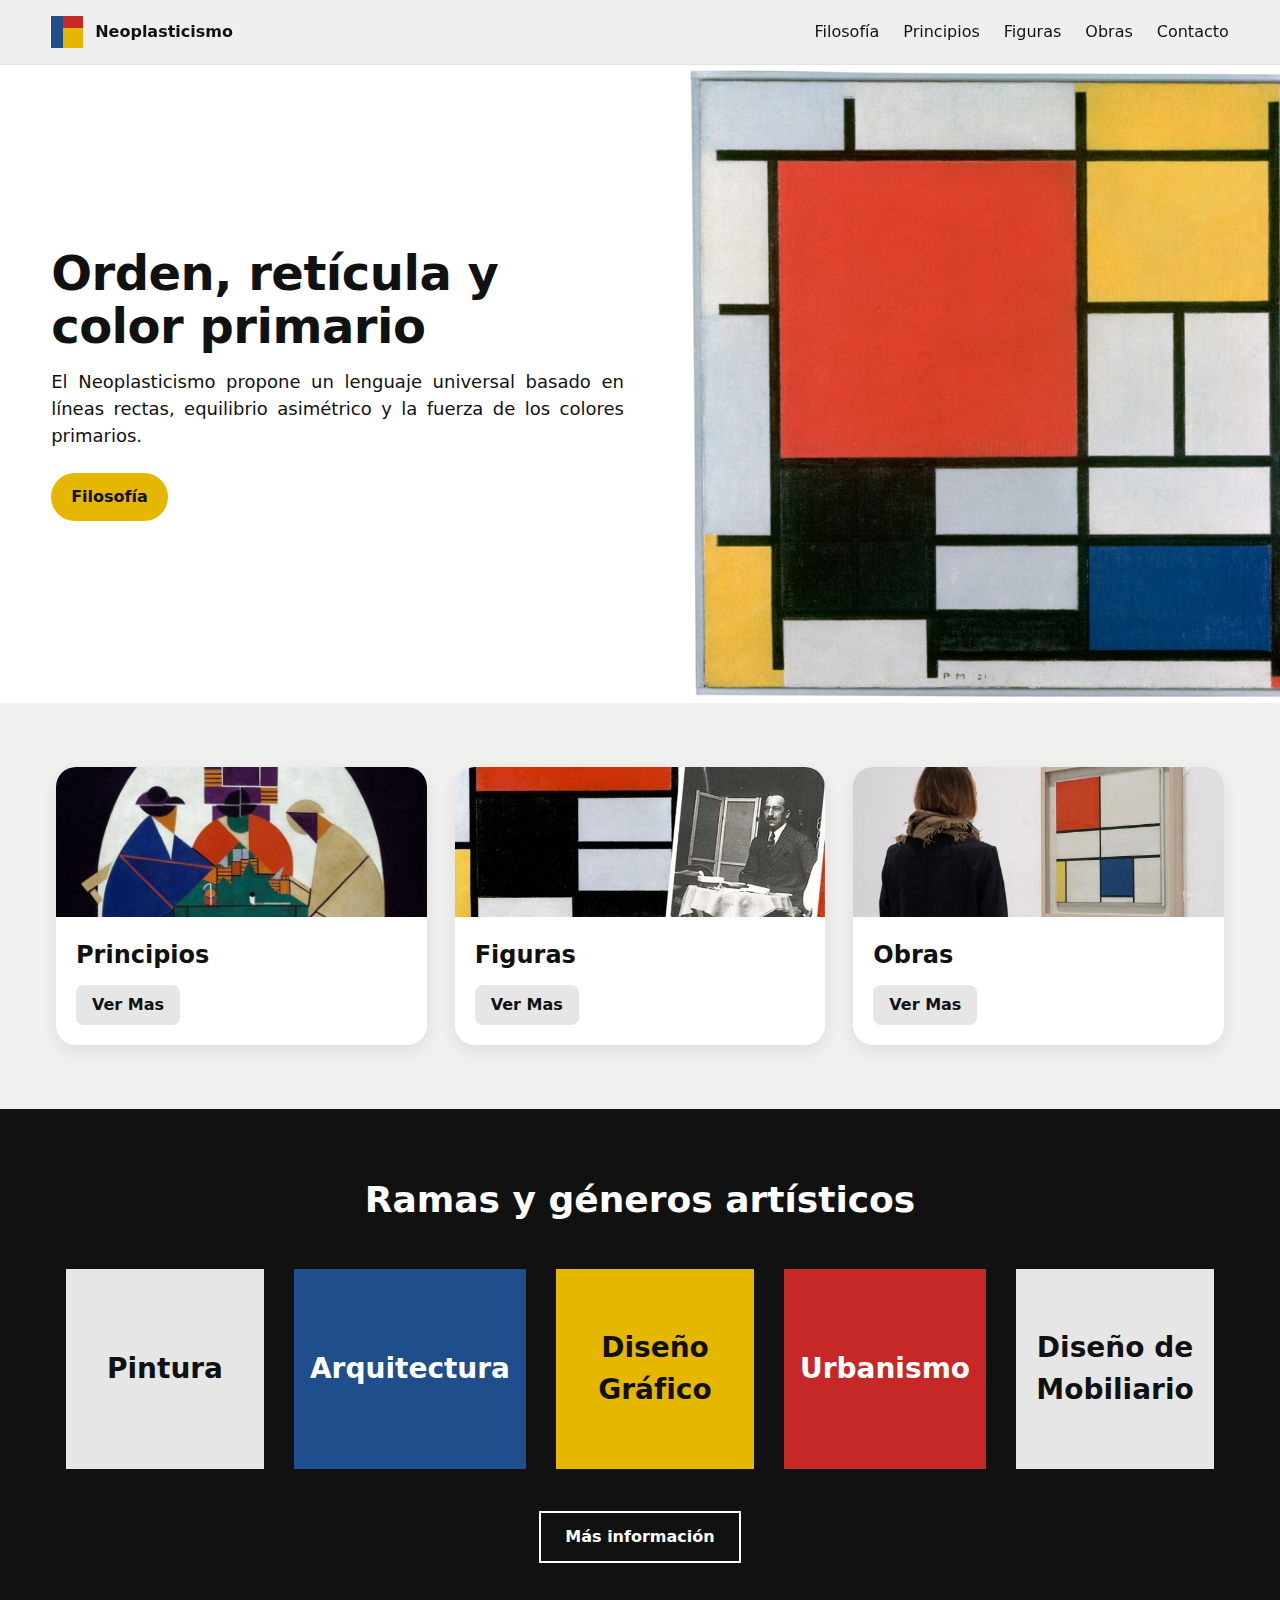
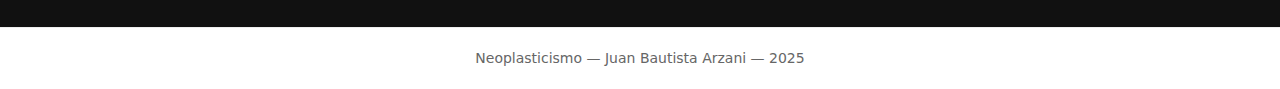
<file: index.html>
<!doctype html>
<html lang="es">
<head>
  <meta charset="UTF-8">
  <meta name="viewport" content="width=device-width, initial-scale=1.0">
  <title>Neoplasticismo — Orden, retícula y color primario</title>
  <meta name="description" content="El Neoplasticismo propone un lenguaje universal basado en líneas rectas, equilibrio asimétrico y la fuerza de los colores primarios.">
  <link rel="stylesheet" href="style.css">
  <script src="script.js" defer></script>
</head>
<body>

  <header class="site-header">
    <div class="container">
      <a href="index.html" class="brand">
        <span class="logo-simbolo" aria-hidden="true"></span>
        <strong>Neoplasticismo</strong>
      </a>
      <button class="nav-toggle" aria-controls="primary-navigation" aria-expanded="false">
        <span class="visually-hidden">Menú</span>
        <div class="bar"></div>
        <div class="bar"></div>
        <div class="bar"></div>
      </button>
      <nav class="nav" id="primary-navigation">
        <ul class="nav__list">
          <li class="nav__item"><a href="filosofia.html" class="nav__link">Filosofía</a></li>
          <li class="nav__item"><a href="principios.html" class="nav__link">Principios</a></li>
          <li class="nav__item"><a href="figuras.html" class="nav__link">Figuras</a></li>
          <li class="nav__item"><a href="obras.html" class="nav__link">Obras</a></li>
          <li class="nav__item"><a href="contacto.html" class="nav__link">Contacto</a></li>
        </ul>
      </nav>
    </div>
  </header>

  <main>
    <!-- Hero -->
    <section id="home" class="hero">
      <div class="hero__content-wrapper">
        <div class="hero__text">
          <h1 class="hero__title">Orden, retícula y color primario</h1>
          <p class="hero__lead">El Neoplasticismo propone un lenguaje universal basado en líneas rectas, equilibrio asimétrico y la fuerza de los colores primarios.</p>
          <a href="filosofia.html" class="btn-primario hero__cta">Filosofía</a>
        </div>
      </div>
      <img src="img/home-hero.jpg" alt="Composición abstracta neoplástica" class="hero__image">
    </section>

    <!-- Tarjetas de acceso (Principios y Figuras) -->
    <section id="principios" class="accesos">
      <div class="container">
        <h2 class="visually-hidden">Accesos Principales</h2>
        <div class="accesos__grid">
          <a href="principios.html" class="card">
            <img src="img/card-principios.jpg" alt="Ilustración abstracta sobre los principios del neoplasticismo" class="card__image">
            <div class="card__body">
              <h3 class="card__title">Principios</h3>
              <span class="btn-secundario">Ver Mas</span>
            </div>
          </a>
          <a href="figuras.html" class="card">
            <img src="img/card-figuras.jpg" alt="Retrato estilizado de una figura clave del movimiento" class="card__image">
            <div class="card__body">
              <h3 class="card__title">Figuras</h3>
              <span class="btn-secundario">Ver Mas</span>
            </div>
          </a>
          <a href="obras.html" class="card">
            <img src="img/card-obras.jpg" alt="Collage de obras neoplásticas" class="card__image">
            <div class="card__body">
              <h3 class="card__title">Obras</h3>
              <span class="btn-secundario">Ver Mas</span>
            </div>
          </a>
        </div>
      </div>
    </section>

    <!-- Ramas y géneros artísticos -->
    <section id="ramas" class="ramas">
      <div class="container">
        <h2 class="ramas__title">Ramas y géneros artísticos</h2>
        <div class="ramas-grid">
          <div class="rama rama--pintura">Pintura</div>
          <div class="rama rama--arquitectura">Arquitectura</div>
          <div class="rama rama--grafico">Diseño Gráfico</div>
          <div class="rama rama--urbanismo">Urbanismo</div>
          <div class="rama rama--mobiliario">Diseño de Mobiliario</div>
        </div>
        <div class="ramas__cta">
          <a href="ramas.html" class="btn-ghost">Más información</a>
        </div>
      </div>
    </section>
  </main>

  <footer class="site-footer">
    <div class="container">
      <p>Neoplasticismo — Juan Bautista Arzani — 2025</p>
    </div>
  </footer>

</body>
</html>
</file>
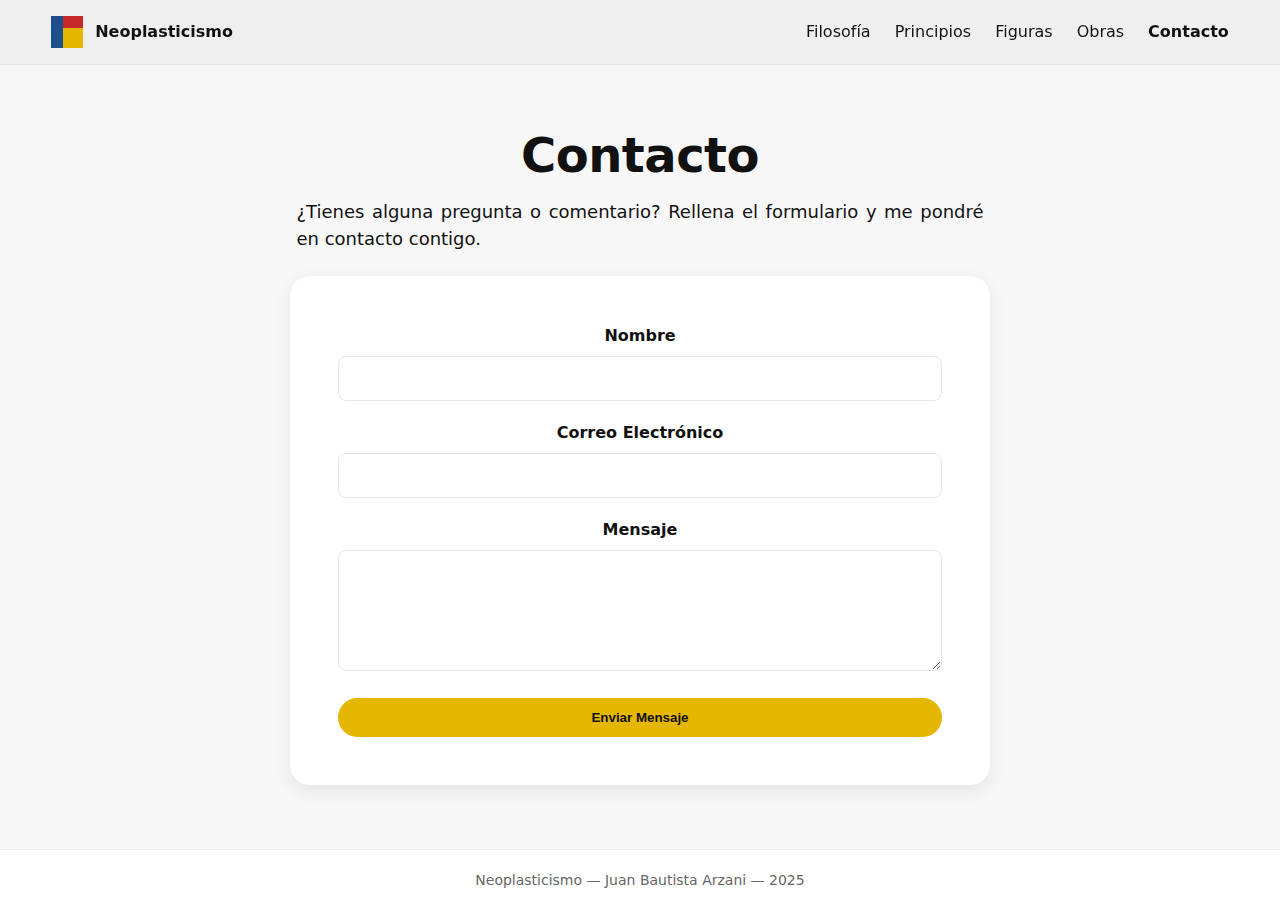
<file: contacto.html>
<!doctype html>
<html lang="es">
<head>
  <meta charset="UTF-8">
  <meta name="viewport" content="width=device-width, initial-scale=1.0">
  <title>Contacto — Neoplasticismo</title>
  <meta name="description" content="Ponte en contacto para más información sobre el Neoplasticismo.">
  <link rel="stylesheet" href="style.css">
  <script src="script.js" defer></script>
</head>
<body>

  <header class="site-header">
    <div class="container">
      <a href="index.html" class="brand">
        <span class="logo-simbolo" aria-hidden="true"></span>
        <strong>Neoplasticismo</strong>
      </a>
      <button class="nav-toggle" aria-controls="primary-navigation" aria-expanded="false">
        <span class="visually-hidden">Menú</span>
        <div class="bar"></div>
        <div class="bar"></div>
        <div class="bar"></div>
      </button>
      <nav class="nav" id="primary-navigation">
        <ul class="nav__list">
          <li class="nav__item"><a href="filosofia.html" class="nav__link">Filosofía</a></li>
          <li class="nav__item"><a href="principios.html" class="nav__link">Principios</a></li>
          <li class="nav__item"><a href="figuras.html" class="nav__link">Figuras</a></li>
          <li class="nav__item"><a href="obras.html" class="nav__link">Obras</a></li>
          <li class="nav__item"><a href="contacto.html" class="nav__link" aria-current="page">Contacto</a></li>
        </ul>
      </nav>
    </div>
  </header>

  <main>
    <section class="container contact-page">
      <div class="container">
        <h1 class="hero__title">Contacto</h1>
        <p class="hero__lead">¿Tienes alguna pregunta o comentario? Rellena el formulario y me pondré en contacto contigo.</p>
        <div class="contact-form-wrapper">
          <form class="contact-form" action="procesar_contacto.php" method="POST">
            <div class="form-group">
              <label for="name" class="form-label">Nombre</label>
              <input type="text" id="name" name="name" class="form-control" required>
            </div>
            <div class="form-group">
              <label for="email" class="form-label">Correo Electrónico</label>
              <input type="email" id="email" name="email" class="form-control" required>
            </div>
            <div class="form-group">
              <label for="message" class="form-label">Mensaje</label>
              <textarea id="message" name="message" rows="5" class="form-control" required></textarea>
            </div>
            <button type="submit" class="btn-primario" style="width: 100%;">Enviar Mensaje</button>
          </form>
        </div>
      </div>
    </section>
  </main>

  <footer class="site-footer">
    <div class="container">
      <p>Neoplasticismo — Juan Bautista Arzani — 2025</p>
    </div>
  </footer>

</body>
</html>
</file>
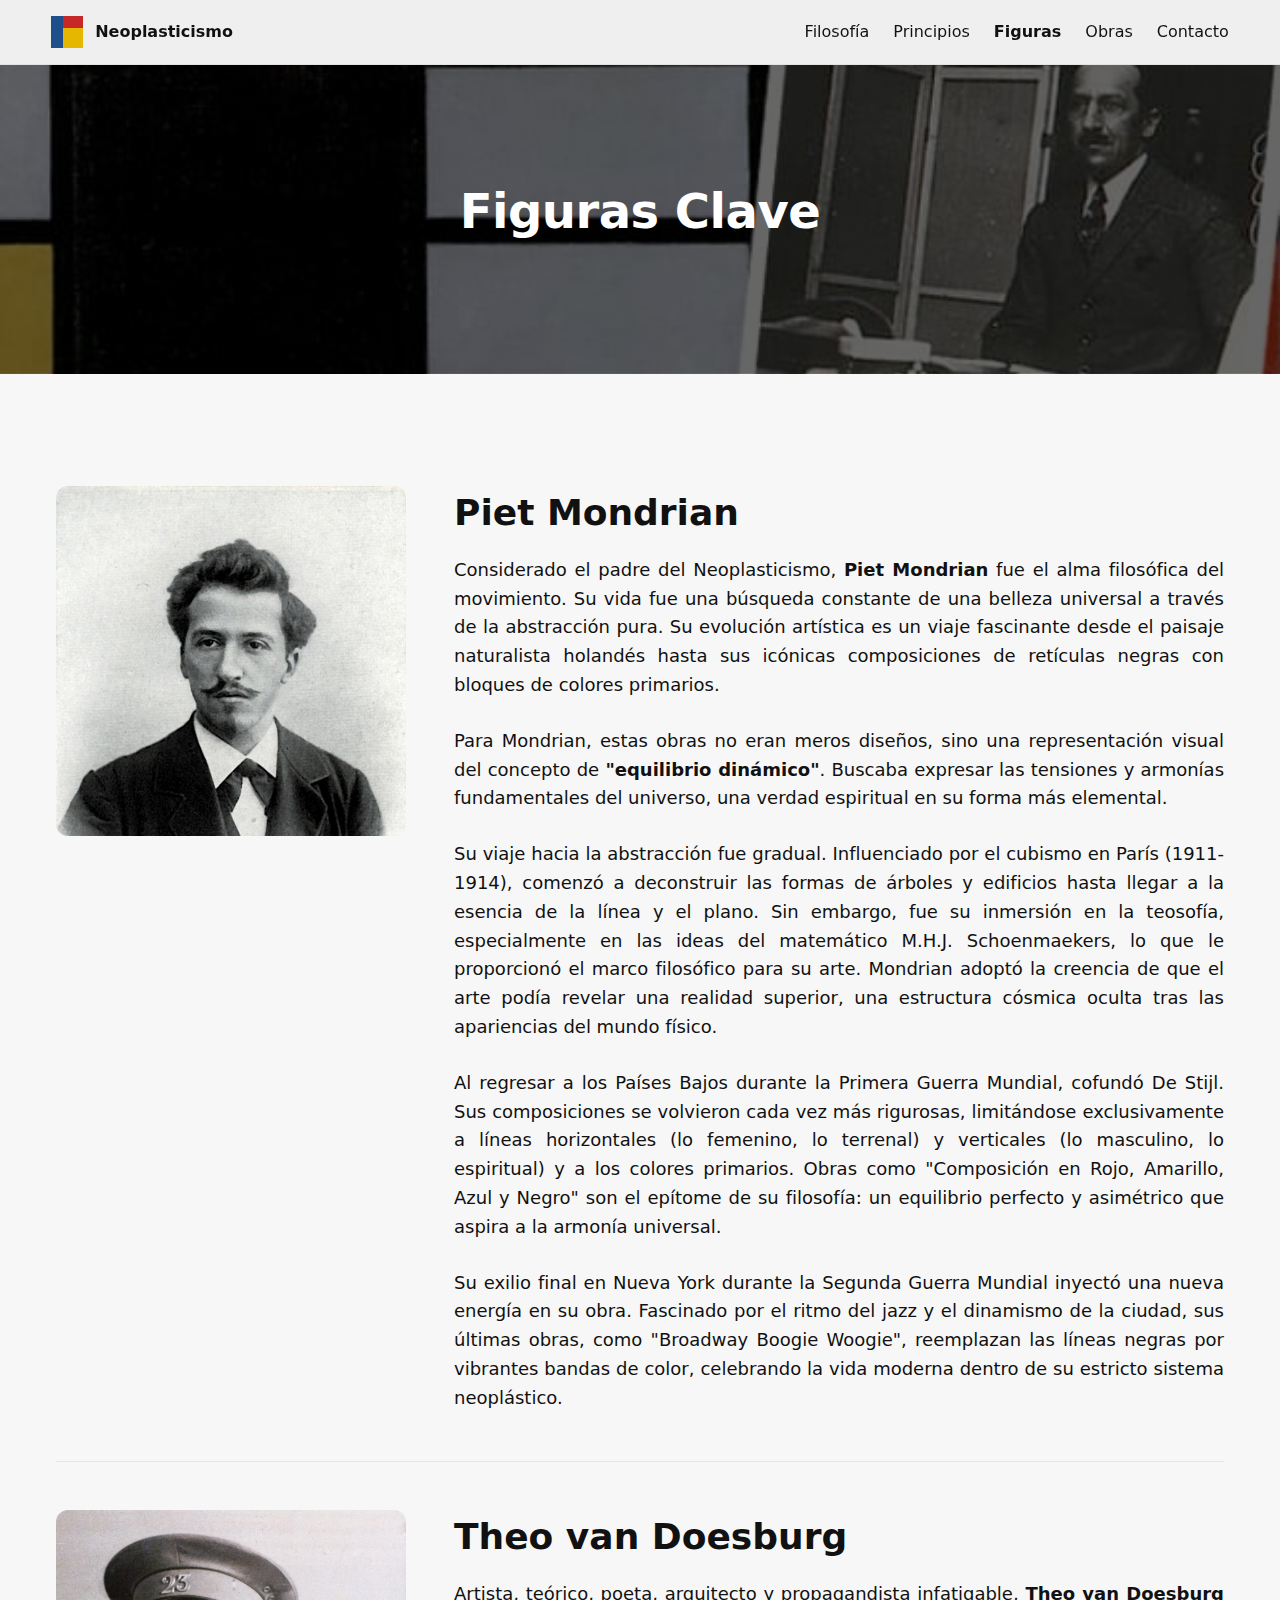
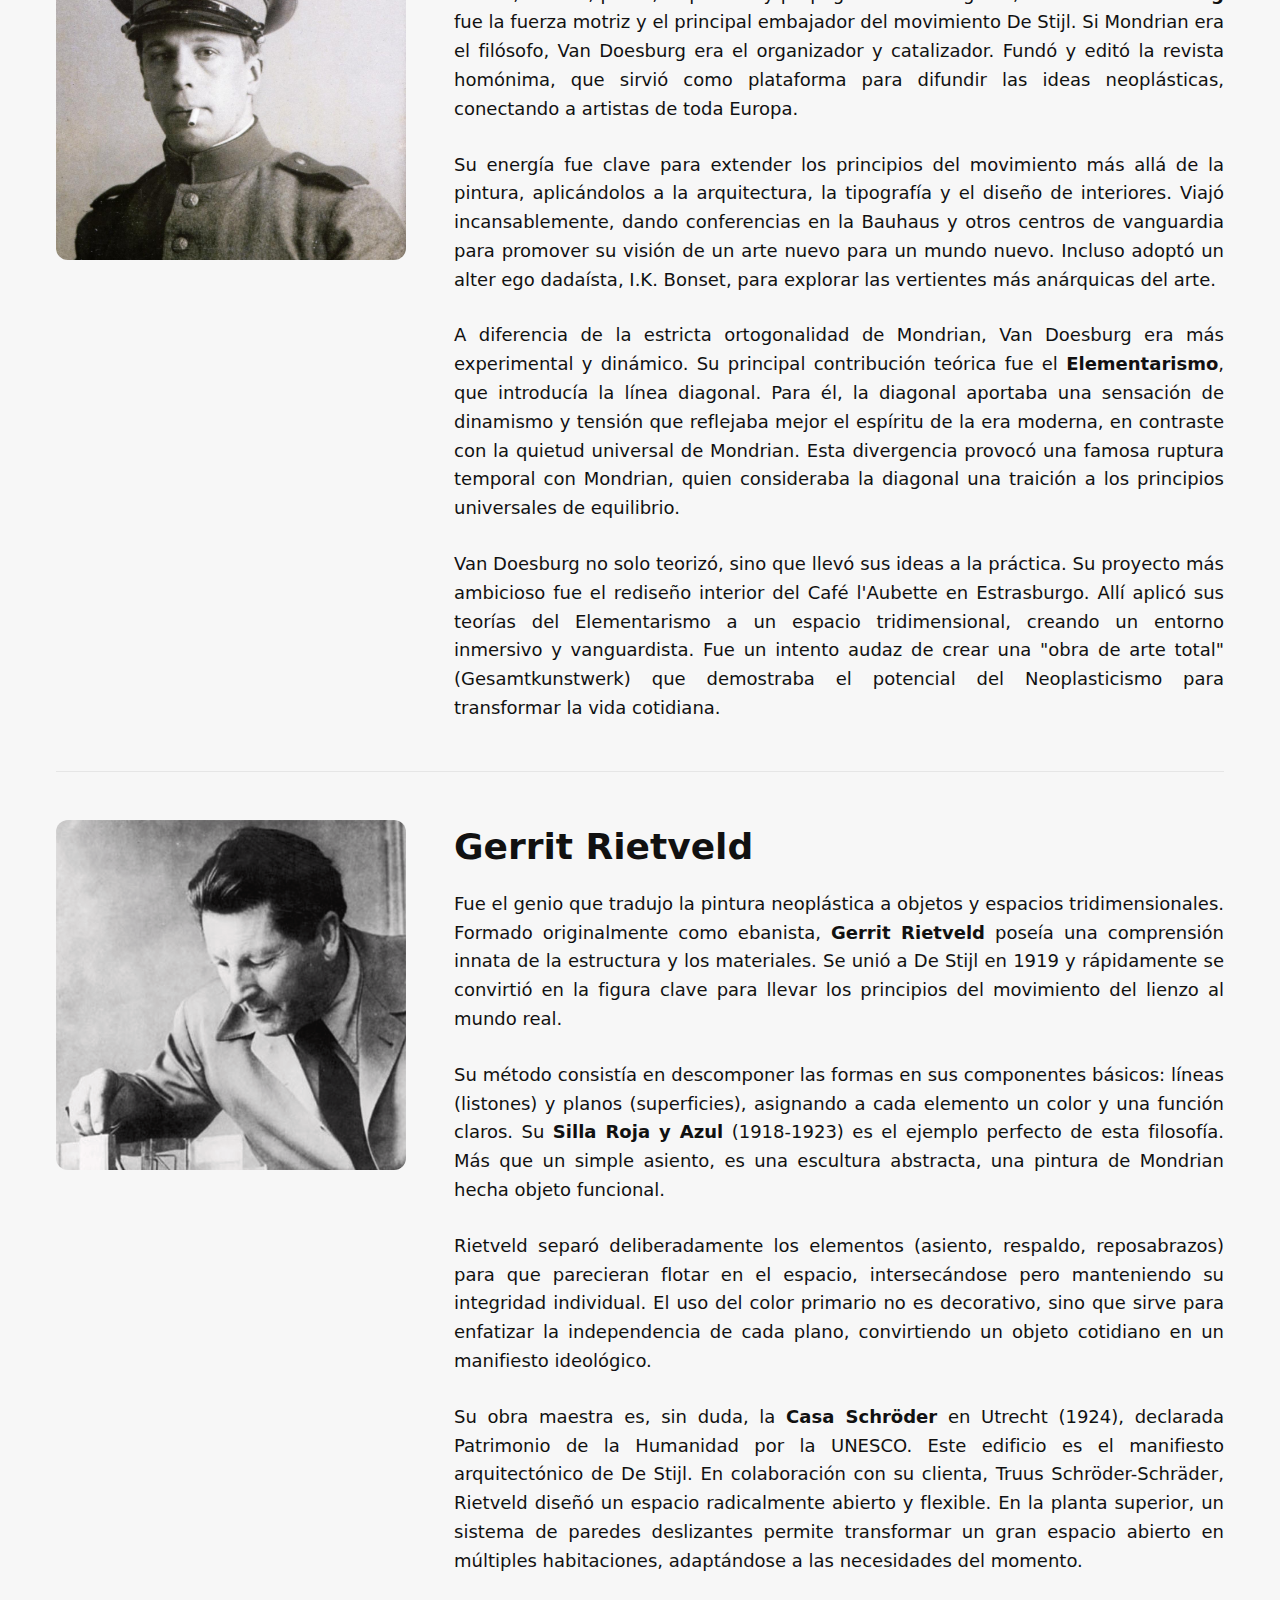
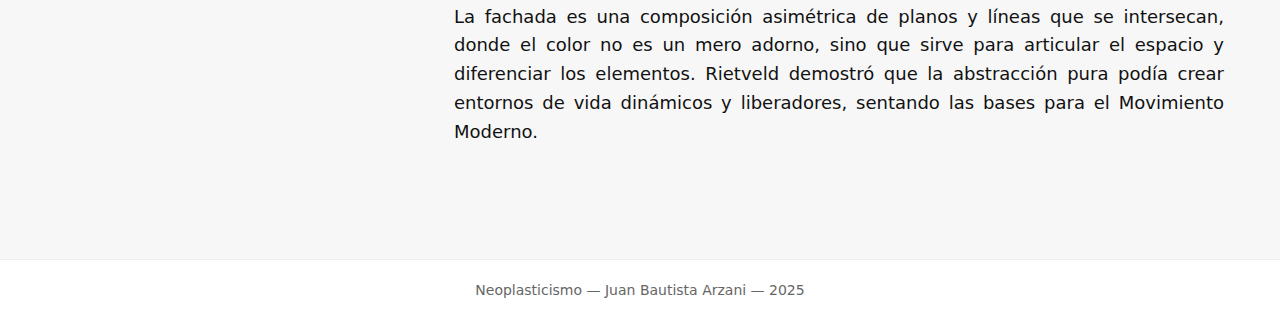
<file: figuras.html>
<!doctype html>
<html lang="es">
<head>
  <meta charset="UTF-8">
  <meta name="viewport" content="width=device-width, initial-scale=1.0">
  <title>Figuras — Neoplasticismo</title>
  <meta name="description" content="Conoce a los pioneros del Neoplasticismo: Piet Mondrian, Theo van Doesburg y Gerrit Rietveld.">
  <link rel="stylesheet" href="style.css">
  <script src="script.js" defer></script>
</head>
<body>

  <header class="site-header">
    <div class="container">
      <a href="index.html" class="brand">
        <span class="logo-simbolo" aria-hidden="true"></span>
        <strong>Neoplasticismo</strong>
      </a>
      <button class="nav-toggle" aria-controls="primary-navigation" aria-expanded="false">
        <span class="visually-hidden">Menú</span>
        <div class="bar"></div>
        <div class="bar"></div>
        <div class="bar"></div>
      </button>
      <nav class="nav" id="primary-navigation">
        <ul class="nav__list">
          <li class="nav__item"><a href="filosofia.html" class="nav__link">Filosofía</a></li>
          <li class="nav__item"><a href="principios.html" class="nav__link">Principios</a></li>
          <li class="nav__item"><a href="figuras.html" class="nav__link" aria-current="page">Figuras</a></li>
          <li class="nav__item"><a href="obras.html" class="nav__link">Obras</a></li>
          <li class="nav__item"><a href="contacto.html" class="nav__link">Contacto</a></li>
        </ul>
      </nav>
    </div>
  </header>

  <main>
    <section class="hero hero-figuras">
      <div class="container">
        <div class="hero__text">
          <h1 class="hero__title">Figuras Clave</h1>
        </div>
      </div>
    </section>

    <section class="container">
      <div class="artist-bio">
        <img src="img/piet-mondrian.jpg" alt="Retrato de Piet Mondrian" class="artist-bio__image">
        <div class="artist-bio__text">
          <h2 class="artist-bio__name">Piet Mondrian</h2>
          <p>Considerado el padre del Neoplasticismo, <strong>Piet Mondrian</strong> fue el alma filosófica del movimiento. Su vida fue una búsqueda constante de una belleza universal a través de la abstracción pura. Su evolución artística es un viaje fascinante desde el paisaje naturalista holandés hasta sus icónicas composiciones de retículas negras con bloques de colores primarios.</p>
          <p>Para Mondrian, estas obras no eran meros diseños, sino una representación visual del concepto de <strong>"equilibrio dinámico"</strong>. Buscaba expresar las tensiones y armonías fundamentales del universo, una verdad espiritual en su forma más elemental.</p>
          <p>Su viaje hacia la abstracción fue gradual. Influenciado por el cubismo en París (1911-1914), comenzó a deconstruir las formas de árboles y edificios hasta llegar a la esencia de la línea y el plano. Sin embargo, fue su inmersión en la teosofía, especialmente en las ideas del matemático M.H.J. Schoenmaekers, lo que le proporcionó el marco filosófico para su arte. Mondrian adoptó la creencia de que el arte podía revelar una realidad superior, una estructura cósmica oculta tras las apariencias del mundo físico.</p>
          <p>Al regresar a los Países Bajos durante la Primera Guerra Mundial, cofundó De Stijl. Sus composiciones se volvieron cada vez más rigurosas, limitándose exclusivamente a líneas horizontales (lo femenino, lo terrenal) y verticales (lo masculino, lo espiritual) y a los colores primarios. Obras como "Composición en Rojo, Amarillo, Azul y Negro" son el epítome de su filosofía: un equilibrio perfecto y asimétrico que aspira a la armonía universal.</p>
          <p>Su exilio final en Nueva York durante la Segunda Guerra Mundial inyectó una nueva energía en su obra. Fascinado por el ritmo del jazz y el dinamismo de la ciudad, sus últimas obras, como "Broadway Boogie Woogie", reemplazan las líneas negras por vibrantes bandas de color, celebrando la vida moderna dentro de su estricto sistema neoplástico.</p>
        </div>
      </div>
      <div class="artist-bio">
        <img src="img/theo-van-doesburg.jpg" alt="Retrato de Theo van Doesburg" class="artist-bio__image">
        <div class="artist-bio__text">
          <h2 class="artist-bio__name">Theo van Doesburg</h2>
          <p>Artista, teórico, poeta, arquitecto y propagandista infatigable, <strong>Theo van Doesburg</strong> fue la fuerza motriz y el principal embajador del movimiento De Stijl. Si Mondrian era el filósofo, Van Doesburg era el organizador y catalizador. Fundó y editó la revista homónima, que sirvió como plataforma para difundir las ideas neoplásticas, conectando a artistas de toda Europa.</p>
          <p>Su energía fue clave para extender los principios del movimiento más allá de la pintura, aplicándolos a la arquitectura, la tipografía y el diseño de interiores. Viajó incansablemente, dando conferencias en la Bauhaus y otros centros de vanguardia para promover su visión de un arte nuevo para un mundo nuevo. Incluso adoptó un alter ego dadaísta, I.K. Bonset, para explorar las vertientes más anárquicas del arte.</p>
          <p>A diferencia de la estricta ortogonalidad de Mondrian, Van Doesburg era más experimental y dinámico. Su principal contribución teórica fue el <strong>Elementarismo</strong>, que introducía la línea diagonal. Para él, la diagonal aportaba una sensación de dinamismo y tensión que reflejaba mejor el espíritu de la era moderna, en contraste con la quietud universal de Mondrian. Esta divergencia provocó una famosa ruptura temporal con Mondrian, quien consideraba la diagonal una traición a los principios universales de equilibrio.</p>
          <p>Van Doesburg no solo teorizó, sino que llevó sus ideas a la práctica. Su proyecto más ambicioso fue el rediseño interior del Café l'Aubette en Estrasburgo. Allí aplicó sus teorías del Elementarismo a un espacio tridimensional, creando un entorno inmersivo y vanguardista. Fue un intento audaz de crear una "obra de arte total" (Gesamtkunstwerk) que demostraba el potencial del Neoplasticismo para transformar la vida cotidiana.</p>
        </div>
      </div>
      <div class="artist-bio">
        <img src="img/gerrit-rietveld.jpg" alt="Retrato de Gerrit Rietveld" class="artist-bio__image">
        <div class="artist-bio__text">
          <h2 class="artist-bio__name">Gerrit Rietveld</h2>
          <p>Fue el genio que tradujo la pintura neoplástica a objetos y espacios tridimensionales. Formado originalmente como ebanista, <strong>Gerrit Rietveld</strong> poseía una comprensión innata de la estructura y los materiales. Se unió a De Stijl en 1919 y rápidamente se convirtió en la figura clave para llevar los principios del movimiento del lienzo al mundo real.</p>
          <p>Su método consistía en descomponer las formas en sus componentes básicos: líneas (listones) y planos (superficies), asignando a cada elemento un color y una función claros. Su <strong>Silla Roja y Azul</strong> (1918-1923) es el ejemplo perfecto de esta filosofía. Más que un simple asiento, es una escultura abstracta, una pintura de Mondrian hecha objeto funcional.</p>
          <p>Rietveld separó deliberadamente los elementos (asiento, respaldo, reposabrazos) para que parecieran flotar en el espacio, intersecándose pero manteniendo su integridad individual. El uso del color primario no es decorativo, sino que sirve para enfatizar la independencia de cada plano, convirtiendo un objeto cotidiano en un manifiesto ideológico.</p>
          <p>Su obra maestra es, sin duda, la <strong>Casa Schröder</strong> en Utrecht (1924), declarada Patrimonio de la Humanidad por la UNESCO. Este edificio es el manifiesto arquitectónico de De Stijl. En colaboración con su clienta, Truus Schröder-Schräder, Rietveld diseñó un espacio radicalmente abierto y flexible. En la planta superior, un sistema de paredes deslizantes permite transformar un gran espacio abierto en múltiples habitaciones, adaptándose a las necesidades del momento.</p>
          <p>La fachada es una composición asimétrica de planos y líneas que se intersecan, donde el color no es un mero adorno, sino que sirve para articular el espacio y diferenciar los elementos. Rietveld demostró que la abstracción pura podía crear entornos de vida dinámicos y liberadores, sentando las bases para el Movimiento Moderno.</p>
        </div>
      </div>
    </section>
  </main>

  <footer class="site-footer">
    <div class="container">
      <p>Neoplasticismo — Juan Bautista Arzani — 2025</p>
    </div>
  </footer>

</body>
</html>
</file>
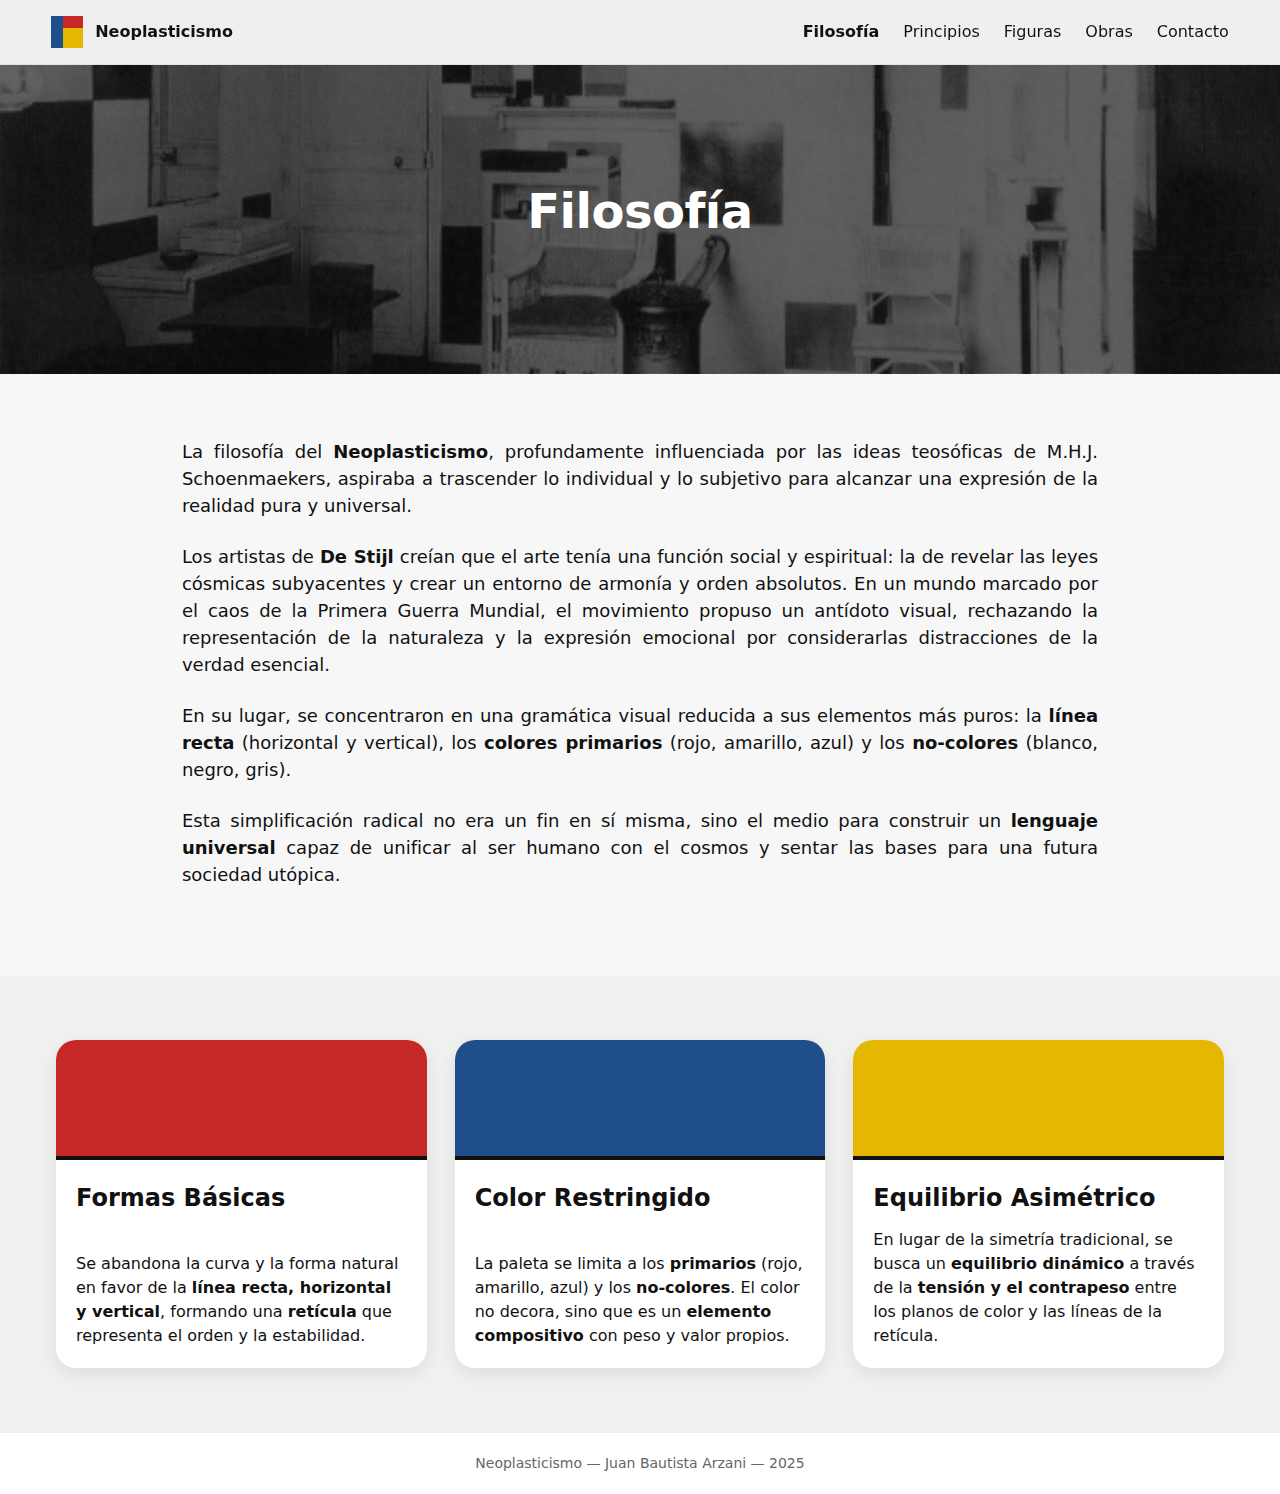
<file: filosofia.html>
<!doctype html>
<html lang="es">
<head>
  <meta charset="UTF-8">
  <meta name="viewport" content="width=device-width, initial-scale=1.0">
  <title>Filosofía y Principios — Neoplasticismo</title>
  <meta name="description" content="Los principios del Neoplasticismo: formas básicas, color restringido y equilibrio asimétrico.">
  <link rel="stylesheet" href="style.css">
  <script src="script.js" defer></script>
</head>
<body>

  <header class="site-header">
    <div class="container">
      <a href="index.html" class="brand">
        <span class="logo-simbolo" aria-hidden="true"></span>
        <strong>Neoplasticismo</strong>
      </a>
      <button class="nav-toggle" aria-controls="primary-navigation" aria-expanded="false">
        <span class="visually-hidden">Menú</span>
        <div class="bar"></div>
        <div class="bar"></div>
        <div class="bar"></div>
      </button>
      <nav class="nav" id="primary-navigation">
        <ul class="nav__list">
          <li class="nav__item"><a href="filosofia.html" class="nav__link" aria-current="page">Filosofía</a></li>
          <li class="nav__item"><a href="principios.html" class="nav__link">Principios</a></li>
          <li class="nav__item"><a href="figuras.html" class="nav__link">Figuras</a></li>
          <li class="nav__item"><a href="obras.html" class="nav__link">Obras</a></li>
          <li class="nav__item"><a href="contacto.html" class="nav__link">Contacto</a></li>
        </ul>
      </nav>
    </div>
  </header>

  <main>
    <section class="hero hero-filosofia">
      <div class="container">
        <div class="hero__text">
          <h1 class="hero__title">Filosofía</h1>
        </div>
      </div>
    </section>
    <section class="container">
      <div style="max-width: 90ch; margin-inline: auto;">
        <p class="hero__lead" style="max-width: none;">La filosofía del <strong>Neoplasticismo</strong>, profundamente influenciada por las ideas teosóficas de M.H.J. Schoenmaekers, aspiraba a trascender lo individual y lo subjetivo para alcanzar una expresión de la realidad pura y universal.</p>
        <p class="hero__lead" style="max-width: none; margin-top: 24px;">Los artistas de <strong>De Stijl</strong> creían que el arte tenía una función social y espiritual: la de revelar las leyes cósmicas subyacentes y crear un entorno de armonía y orden absolutos. En un mundo marcado por el caos de la Primera Guerra Mundial, el movimiento propuso un antídoto visual, rechazando la representación de la naturaleza y la expresión emocional por considerarlas distracciones de la verdad esencial.</p>
        <p class="hero__lead" style="max-width: none; margin-top: 24px;">En su lugar, se concentraron en una gramática visual reducida a sus elementos más puros: la <strong>línea recta</strong> (horizontal y vertical), los <strong>colores primarios</strong> (rojo, amarillo, azul) y los <strong>no-colores</strong> (blanco, negro, gris).</p>
        <p class="hero__lead" style="max-width: none; margin-top: 24px;">Esta simplificación radical no era un fin en sí misma, sino el medio para construir un <strong>lenguaje universal</strong> capaz de unificar al ser humano con el cosmos y sentar las bases para una futura sociedad utópica.</p>
      </div>
    </section>

    <section class="accesos">
      <div class="container accesos__grid">
        <div class="card">
          <div class="card__media card__media--rojo"></div>
          <div class="card__body">
            <h3 class="card__title">Formas Básicas</h3>
            <p>Se abandona la curva y la forma natural en favor de la <strong>línea recta, horizontal y vertical</strong>, formando una <strong>retícula</strong> que representa el orden y la estabilidad.</p>
          </div>
        </div>
        <div class="card">
          <div class="card__media card__media--azul"></div>
          <div class="card__body">
            <h3 class="card__title">Color Restringido</h3>
            <p>La paleta se limita a los <strong>primarios</strong> (rojo, amarillo, azul) y los <strong>no-colores</strong>. El color no decora, sino que es un <strong>elemento compositivo</strong> con peso y valor propios.</p>
          </div>
        </div>
        <div class="card">
          <div class="card__media card__media--amarillo"></div>
          <div class="card__body">
            <h3 class="card__title">Equilibrio Asimétrico</h3>
            <p>En lugar de la simetría tradicional, se busca un <strong>equilibrio dinámico</strong> a través de la <strong>tensión y el contrapeso</strong> entre los planos de color y las líneas de la retícula.</p>
          </div>
        </div>
      </div>
    </section>
  </main>

  <footer class="site-footer">
    <div class="container">
      <p>Neoplasticismo — Juan Bautista Arzani — 2025</p>
    </div>
  </footer>

</body>
</html>
</file>
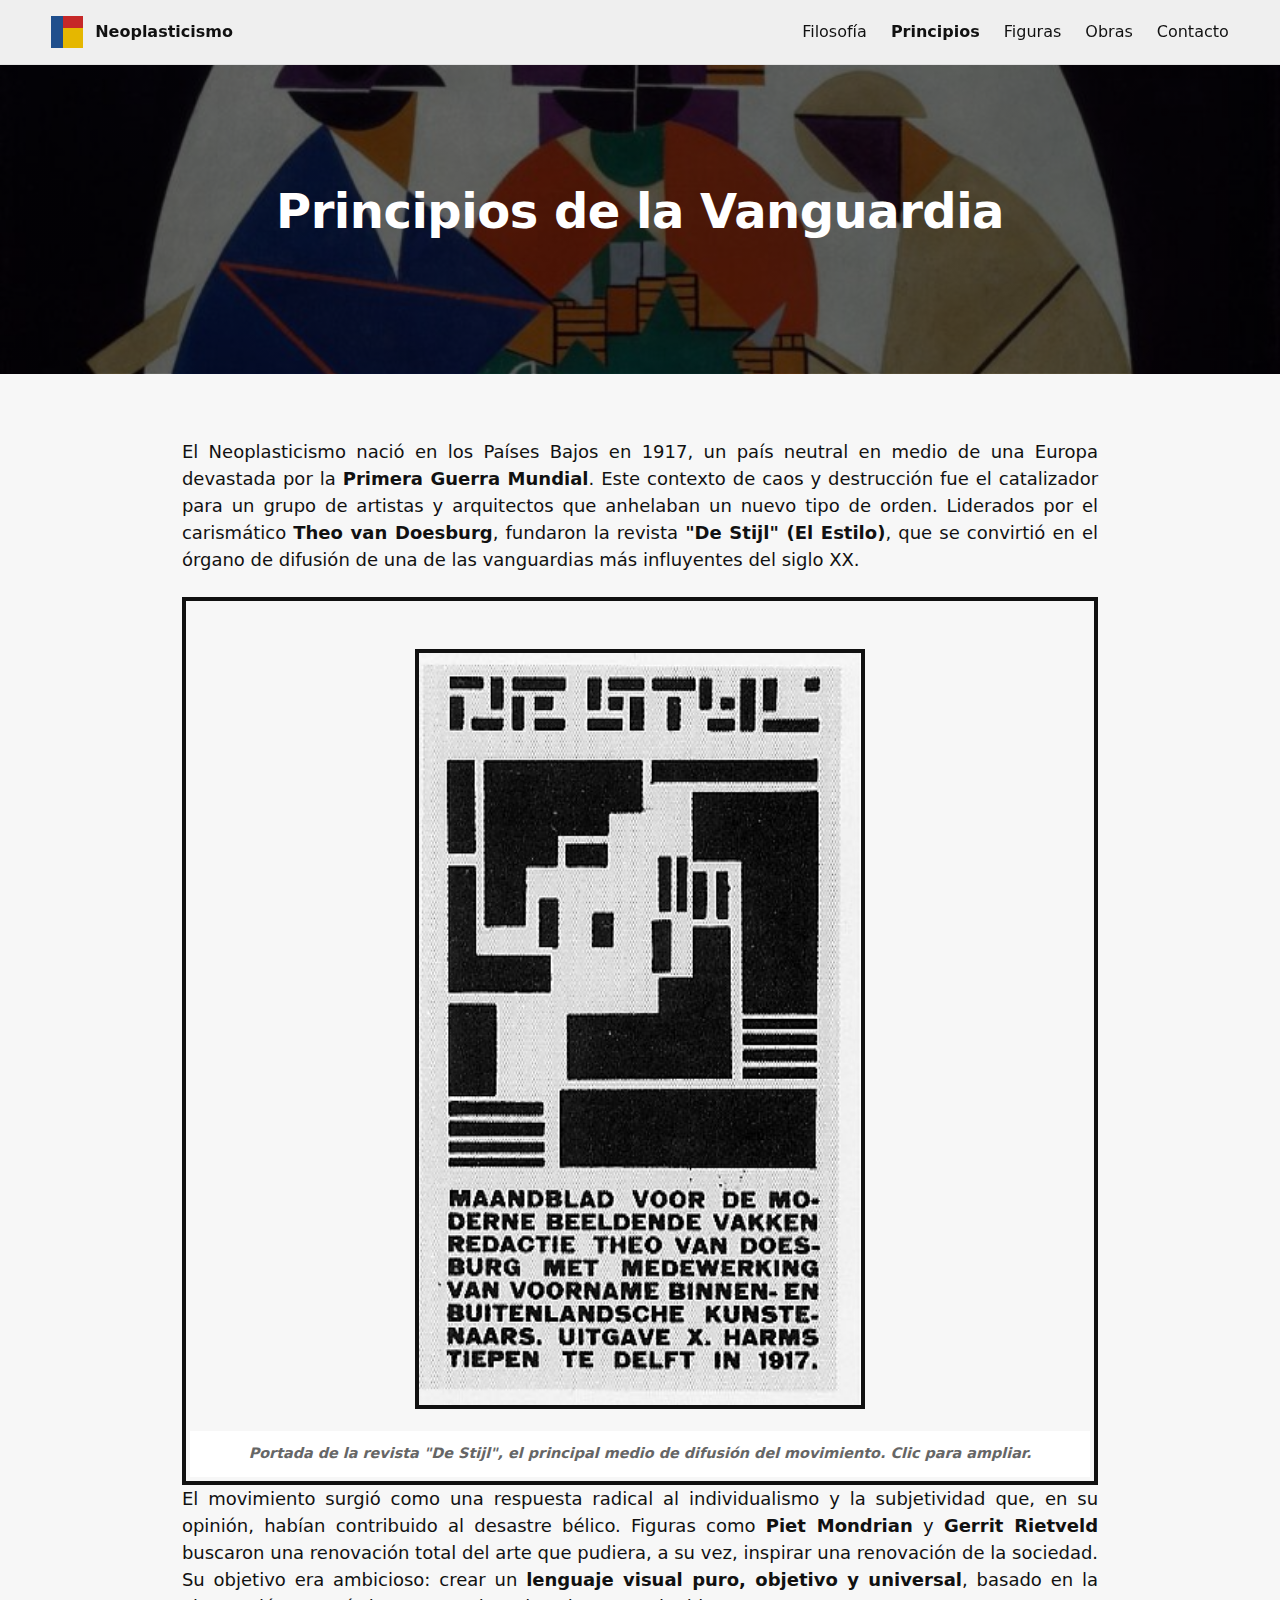
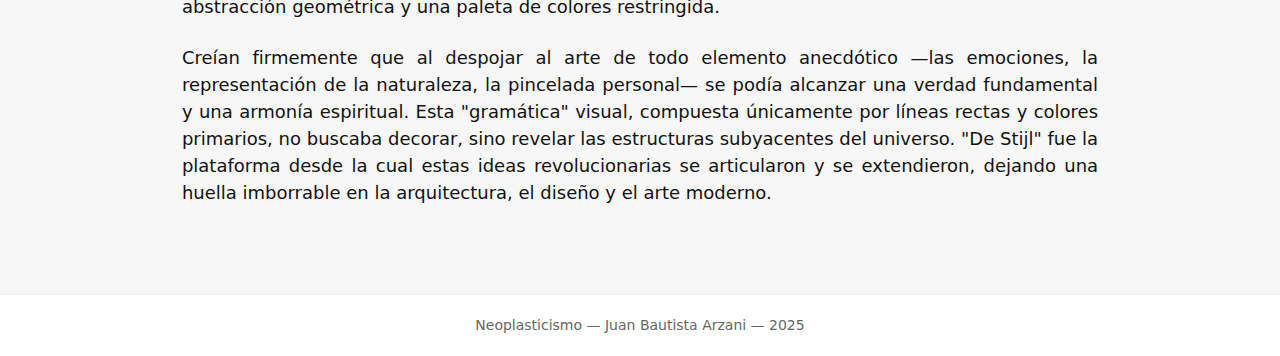
<file: principios.html>
<!doctype html>
<html lang="es">
<head>
  <meta charset="UTF-8">
  <meta name="viewport" content="width=device-width, initial-scale=1.0">
  <title>Historia y Origen — Neoplasticismo</title>
  <meta name="description" content="El origen del Neoplasticismo como vanguardia artística en los Países Bajos, liderada por Theo van Doesburg y Piet Mondrian.">
  <link rel="stylesheet" href="style.css">
  <script src="script.js" defer></script>
</head>
<body>

  <header class="site-header">
    <div class="container">
      <a href="index.html" class="brand">
        <span class="logo-simbolo" aria-hidden="true"></span>
        <strong>Neoplasticismo</strong>
      </a>
      <button class="nav-toggle" aria-controls="primary-navigation" aria-expanded="false">
        <span class="visually-hidden">Menú</span>
        <div class="bar"></div>
        <div class="bar"></div>
        <div class="bar"></div>
      </button>
      <nav class="nav" id="primary-navigation">
        <ul class="nav__list">
          <li class="nav__item"><a href="filosofia.html" class="nav__link">Filosofía</a></li>
          <li class="nav__item"><a href="principios.html" class="nav__link" aria-current="page">Principios</a></li>
          <li class="nav__item"><a href="figuras.html" class="nav__link">Figuras</a></li>
          <li class="nav__item"><a href="obras.html" class="nav__link">Obras</a></li>
          <li class="nav__item"><a href="contacto.html" class="nav__link">Contacto</a></li>
        </ul>
      </nav>
    </div>
  </header>

  <main>
    <section class="hero hero-principios">
      <div class="container">
        <div class="hero__text">
          <h1 class="hero__title">Principios de la Vanguardia</h1>
        </div>
      </div>
    </section>

    <section class="container">
      <div class="text-content-wrapper">
        <p class="hero__lead">El Neoplasticismo nació en los Países Bajos en 1917, un país neutral en medio de una Europa devastada por la <strong>Primera Guerra Mundial</strong>. Este contexto de caos y destrucción fue el catalizador para un grupo de artistas y arquitectos que anhelaban un nuevo tipo de orden. Liderados por el carismático <strong>Theo van Doesburg</strong>, fundaron la revista <strong>"De Stijl" (El Estilo)</strong>, que se convirtió en el órgano de difusión de una de las vanguardias más influyentes del siglo XX.</p>
        
        <a href="img/de-stijl-revista.jpg" class="gallery-item">
          <figure class="content-image">
            <img src="img/de-stijl-revista.jpg" alt="Portada de la revista De Stijl diseñada por Theo van Doesburg.">
            <figcaption>Portada de la revista "De Stijl", el principal medio de difusión del movimiento. <strong>Clic para ampliar.</strong></figcaption>
          </figure>
        </a>

        <p class="hero__lead">El movimiento surgió como una respuesta radical al individualismo y la subjetividad que, en su opinión, habían contribuido al desastre bélico. Figuras como <strong>Piet Mondrian</strong> y <strong>Gerrit Rietveld</strong> buscaron una renovación total del arte que pudiera, a su vez, inspirar una renovación de la sociedad. Su objetivo era ambicioso: crear un <strong>lenguaje visual puro, objetivo y universal</strong>, basado en la abstracción geométrica y una paleta de colores restringida.</p>
        <p class="hero__lead">Creían firmemente que al despojar al arte de todo elemento anecdótico —las emociones, la representación de la naturaleza, la pincelada personal— se podía alcanzar una verdad fundamental y una armonía espiritual. Esta "gramática" visual, compuesta únicamente por líneas rectas y colores primarios, no buscaba decorar, sino revelar las estructuras subyacentes del universo. "De Stijl" fue la plataforma desde la cual estas ideas revolucionarias se articularon y se extendieron, dejando una huella imborrable en la arquitectura, el diseño y el arte moderno.</p>
      </div>
    </section>
  </main>

  <footer class="site-footer">
    <div class="container">
      <p>Neoplasticismo — Juan Bautista Arzani — 2025</p>
    </div>
  </footer>

</body>
</html>
</file>
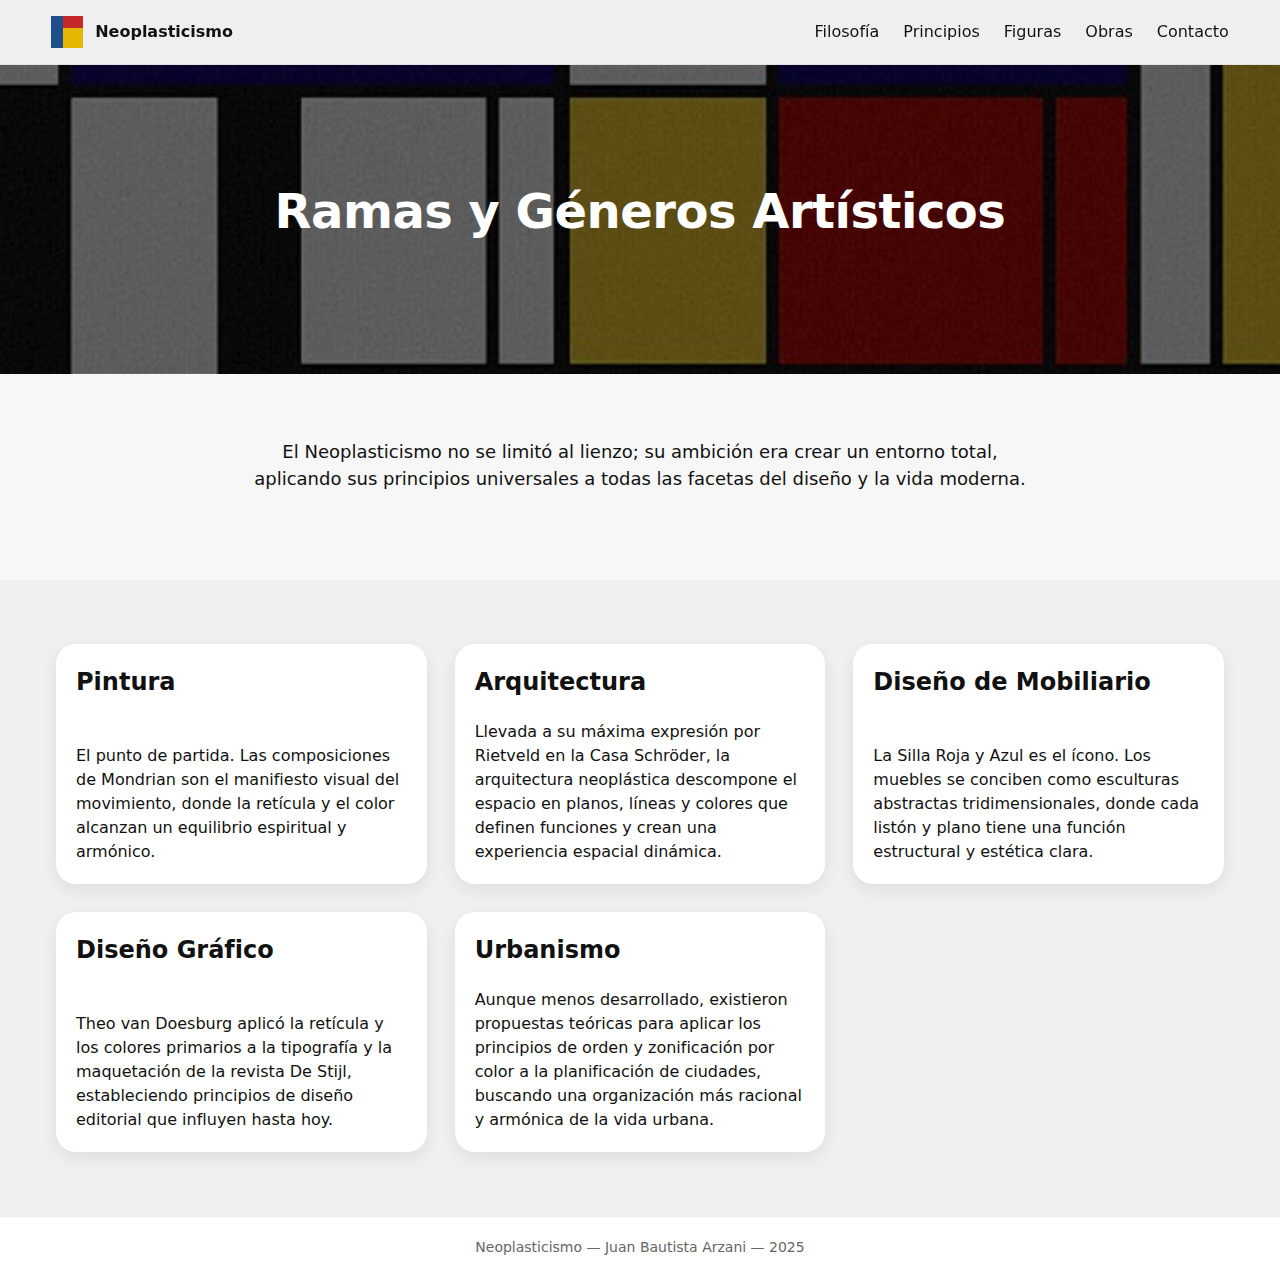
<file: ramas.html>
<!doctype html>
<html lang="es">
<head>
  <meta charset="UTF-8">
  <meta name="viewport" content="width=device-width, initial-scale=1.0">
  <title>Ramas y Géneros — Neoplasticismo</title>
  <meta name="description" content="La aplicación de los principios neoplásticos en la pintura, arquitectura, diseño gráfico, urbanismo y mobiliario.">
  <link rel="stylesheet" href="style.css">
  <script src="script.js" defer></script>
</head>
<body>

  <header class="site-header">
    <div class="container">
      <a href="index.html" class="brand">
        <span class="logo-simbolo" aria-hidden="true"></span>
        <strong>Neoplasticismo</strong>
      </a>
      <button class="nav-toggle" aria-controls="primary-navigation" aria-expanded="false">
        <span class="visually-hidden">Menú</span>
        <div class="bar"></div>
        <div class="bar"></div>
        <div class="bar"></div>
      </button>
      <nav class="nav" id="primary-navigation">
        <ul class="nav__list">
          <li class="nav__item"><a href="filosofia.html" class="nav__link">Filosofía</a></li>
          <li class="nav__item"><a href="principios.html" class="nav__link">Principios</a></li>
          <li class="nav__item"><a href="figuras.html" class="nav__link">Figuras</a></li>
          <li class="nav__item"><a href="obras.html" class="nav__link">Obras</a></li>
          <li class="nav__item"><a href="contacto.html" class="nav__link">Contacto</a></li>
        </ul>
      </nav>
    </div>
  </header>

  <main>
    <section class="hero hero-ramas">
      <div class="container">
        <div class="hero__text">
          <h1 class="hero__title">Ramas y Géneros Artísticos</h1>
        </div>
      </div>
    </section>
    <section class="container">
      <p class="hero__lead" style="text-align: center; max-width: 70ch; margin-inline: auto;">El Neoplasticismo no se limitó al lienzo; su ambición era crear un entorno total, aplicando sus principios universales a todas las facetas del diseño y la vida moderna.</p>
    </section>
    <section class="accesos">
      <div class="container accesos__grid">
        <div class="card">
          <div class="card__body">
            <h3 class="card__title">Pintura</h3>
            <p>El punto de partida. Las composiciones de Mondrian son el manifiesto visual del movimiento, donde la retícula y el color alcanzan un equilibrio espiritual y armónico.</p>
          </div>
        </div>
        <div class="card">
          <div class="card__body">
            <h3 class="card__title">Arquitectura</h3>
            <p>Llevada a su máxima expresión por Rietveld en la Casa Schröder, la arquitectura neoplástica descompone el espacio en planos, líneas y colores que definen funciones y crean una experiencia espacial dinámica.</p>
          </div>
        </div>
        <div class="card">
          <div class="card__body">
            <h3 class="card__title">Diseño de Mobiliario</h3>
            <p>La Silla Roja y Azul es el ícono. Los muebles se conciben como esculturas abstractas tridimensionales, donde cada listón y plano tiene una función estructural y estética clara.</p>
          </div>
        </div>
        <div class="card">
            <div class="card__body">
              <h3 class="card__title">Diseño Gráfico</h3>
              <p>Theo van Doesburg aplicó la retícula y los colores primarios a la tipografía y la maquetación de la revista De Stijl, estableciendo principios de diseño editorial que influyen hasta hoy.</p>
            </div>
          </div>
          <div class="card">
            <div class="card__body">
              <h3 class="card__title">Urbanismo</h3>
              <p>Aunque menos desarrollado, existieron propuestas teóricas para aplicar los principios de orden y zonificación por color a la planificación de ciudades, buscando una organización más racional y armónica de la vida urbana.</p>
            </div>
          </div>
      </div>
    </section>
  </main>

  <footer class="site-footer">
    <div class="container">
      <p>Neoplasticismo — Juan Bautista Arzani — 2025</p>
    </div>
  </footer>

</body>
</html>
</file>
<file: style.css>
/*
  Tabla de Contenidos
  -------------------
  1. Estilo Global y Variables
  2. Clases de Utilidad (ej. visually-hidden)
  3. Header (barra superior)
  4. Hero (bloque principal)
  5. Tarjetas de Acceso
  6. Ramas y Géneros Artísticos
  7. Footer
  8. Estados, Accesibilidad y Motion
  9. Responsive (Media Queries)
*/

/* 1. Estilo Global y Variables
-------------------------------------------------- */
:root{
  --negro: #111;
  --gris: #E6E6E6;
  --gris-osc: #2B2B2B;
  --gris-calido: #F0F1EF;
  --rojo: #C62828;
  --amarillo: #E5B700;
  --azul: #1F4E8C;
  --blanco: #ffffff;
  --texto-gris: #666;
}

*, *::before, *::after {
  box-sizing: border-box;
  margin: 0;
  padding: 0;
}

html{scroll-behavior:smooth}

body {
  color: var(--negro);
  background: #F7F7F7;
  line-height: 1.5;
  font-family: ui-sans-serif, system-ui, -apple-system, Segoe UI, Roboto, Arial, sans-serif;
  -webkit-font-smoothing: antialiased;
  -moz-osx-font-smoothing: grayscale;
}

.container {
  max-width: 1200px;
  margin-inline: auto;
  padding-inline: 16px;
}

section {
  padding-block: 40px;
}

img, .logo-simbolo, .reticula {
  display: block;
  max-width: 100%;
}

/* 2. Clases de Utilidad
-------------------------------------------------- */
.visually-hidden {
  position: absolute;
  width: 1px;
  height: 1px;
  padding: 0;
  margin: -1px;
  overflow: hidden;
  clip: rect(0, 0, 0, 0);
  white-space: nowrap;
  border: 0;
}

/* 8. Estados, Accesibilidad y Motion
-------------------------------------------------- */
@media (prefers-reduced-motion: no-preference) {
  html {
    scroll-behavior: smooth;
  }
  .card, .btn-primario, .btn-secundario, .btn-ghost, .nav-toggle .bar {
    transition: all .25s ease-in-out;
  }
}

a:focus-visible, button:focus-visible, .card:focus-visible {
  outline: 3px solid var(--negro);
  outline-offset: 3px;
  border-radius: 4px;
}

/* 3. Header (barra superior)
-------------------------------------------------- */
.site-header {
  /* Fondo blanco con 60% de opacidad y desenfoque para el contenido detrás */
  background: rgba(233, 233, 233, 0.6);
  backdrop-filter: blur(8px);
  -webkit-backdrop-filter: blur(8px); /* Para Safari */
  border-bottom: 1px solid rgba(0,0,0,0.05);
  position: sticky;
  top: 0;
  z-index: 10;
  padding-block: 16px; /* Aumentado de 12px */
}

.site-header .container {
  display: flex;
  justify-content: space-between;
  align-items: center;
}

.brand {
  display: flex;
  align-items: center;
  gap: 12px;
  text-decoration: none;
  color: var(--negro);
  font-weight: 700;
}

.logo-simbolo {
  width: 32px;
  height: 32px;
  background: var(--amarillo);
  box-shadow: inset 12px 0 0 var(--azul), inset 0 12px 0 var(--rojo);
}

.nav-toggle {
  display: flex;
  flex-direction: column;
  justify-content: space-around;
  width: 28px;
  height: 24px;
  background: transparent;
  border: none;
  cursor: pointer;
  padding: 0;
  z-index: 20;
}

.nav-toggle .bar {
  height: 3px;
  width: 100%;
  background: var(--negro);
  border-radius: 10px;
}

.nav-toggle[aria-expanded="true"] .bar:nth-child(1) {
  transform: translateY(10px) rotate(45deg);
}
.nav-toggle[aria-expanded="true"] .bar:nth-child(2) {
  opacity: 0;
}
.nav-toggle[aria-expanded="true"] .bar:nth-child(3) {
  transform: translateY(-10px) rotate(-45deg);
}

.nav {
  display: none;
  position: absolute;
  top: 100%;
  left: 0;
  right: 0;
  /* Quitamos el fondo para que no se duplique con el del header */
  background: transparent;
}

.nav.is-open {
  display: flex;
  flex-direction: column;
  align-items: center;
  padding: 24px 0;
}

.nav__list {
  list-style: none;
  display: flex;
  flex-direction: column;
  align-items: center;
  gap: 24px;
}

.nav__link {
  text-decoration: none;
  color: var(--negro);
  font-weight: 500;
}

.nav__link[aria-current="page"] {
  font-weight: 700;
}

/* 4. Hero (bloque principal)
-------------------------------------------------- */
.hero {
  background: var(--blanco);
  display: grid;
  gap: 24px;
  align-items: center;
}

.hero__title {
  font-size: clamp(32px, 4vw, 48px);
  line-height: 1.1;
  letter-spacing: -0.5px;
  margin-bottom: 16px;
}

.hero__lead {
  margin-bottom: 24px;
  max-width: 60ch;
  font-size: 1.125rem; /* 18px */
  text-align: justify;
}

.hero__text {
  /* El texto se alinea a la izquierda por defecto */
}

.hero__content-wrapper {
  display: flex;
  align-items: center;
  padding-inline: 16px;
}

.hero__image {
  width: 100%;
  height: 100%;
  object-fit: cover;
  min-height: 360px;
}

.btn-primario {
  display: inline-block;
  background: var(--amarillo);
  color: var(--negro);
  border-radius: 999px;
  padding: 12px 20px;
  text-decoration: none;
  font-weight: 700;
  border: none;
}

.btn-primario:hover {
  filter: brightness(0.95);
}

/* Hero específico para las subpáginas */
.hero-principios, .hero-figuras, .hero-obras, .hero-filosofia, .hero-ramas {
  background-size: cover;
  background-position: center;
  color: var(--blanco);
  display: flex;
  justify-content: center;
  align-items: center;
  min-height: 30vh;
  padding-block: 64px;
}

.hero-principios .hero__text, .hero-figuras .hero__text, .hero-obras .hero__text, .hero-filosofia .hero__text, .hero-ramas .hero__text {
  text-align: center;
}

.hero-principios {
  background-image: linear-gradient(rgba(0, 0, 0, 0.6), rgba(0, 0, 0, 0.6)), url('img/fondo-hero-principios.jpg');
}
.hero-figuras {
  background-image: linear-gradient(rgba(0, 0, 0, 0.6), rgba(0, 0, 0, 0.6)), url('img/fondo-hero-figuras.jpg');
}
.hero-obras {
  background-image: linear-gradient(rgba(0, 0, 0, 0.6), rgba(0, 0, 0, 0.6)), url('img/fondo-hero-obras.jpg');
}
.hero-filosofia {
  background-image: linear-gradient(rgba(0, 0, 0, 0.6), rgba(0, 0, 0, 0.6)), url('img/fondo-hero-filosofia.jpg');
}
.hero-ramas {
  background-image: linear-gradient(rgba(0, 0, 0, 0.6), rgba(0, 0, 0, 0.6)), url('img/fondo-hero-ramas.jpg');
}

/* 5. Tarjetas de Acceso
-------------------------------------------------- */
.accesos {
  background: var(--gris-calido);
}

.accesos__grid {
  display: grid;
  gap: 28px;
}

.card {
  min-height: 240px;
  border-radius: 20px;
  box-shadow: 0 6px 18px rgba(0,0,0,.08);
  overflow: hidden;
  background: var(--blanco);
  display: flex;
  flex-direction: column;
  text-decoration: none;
  color: var(--negro);
}

.card:hover {
  transform: translateY(-4px);
  box-shadow: 0 10px 24px rgba(0,0,0,.12);
}

.card__image {
  width: 100%;
  height: 150px; /* Altura fija para la imagen en la tarjeta */
  object-fit: cover;
}

.card__media {
  height: 120px;
  border-bottom: 4px solid var(--negro);
}

.card__media--rojo { background-color: var(--rojo); }
.card__media--azul { background-color: var(--azul); }
.card__media--amarillo { background-color: var(--amarillo); }


.card__body {
  padding: 20px;
  flex-grow: 1;
  display: flex;
  flex-direction: column;
  justify-content: space-between;
}

.card__title {
  font-size: 1.5rem;
  margin-bottom: 12px;
}

.btn-secundario {
  align-self: flex-start;
  background: var(--gris);
  color: var(--negro);
  border-radius: 8px;
  padding: 8px 16px;
  text-decoration: none;
  font-weight: 600;
}

.btn-secundario:hover {
  background: #ddd;
}

/* 6. Ramas y Géneros Artísticos
-------------------------------------------------- */
.ramas {
  background: var(--negro);
  color: var(--blanco);
}

.ramas__title {
  text-align: center;
  margin-bottom: 32px;
  font-size: clamp(24px, 5vw, 36px);
}

.ramas-grid {
  display: grid;
  gap: 10px;
  grid-template-columns: repeat(2, 1fr);
}

.rama {
  min-height: 220px;
  display: grid;
  place-items: center;
  font-size: clamp(18px, 2.4vw, 28px);
  font-weight: 700;
  text-align: center;
  padding: 16px;
  border: 10px solid var(--negro);
}

.rama--pintura, .rama--mobiliario { background: var(--gris); color: var(--negro); }
.rama--arquitectura { background: var(--azul); color: var(--blanco); }
.rama--grafico { background: var(--amarillo); color: var(--negro); }
.rama--urbanismo { background: var(--rojo); color: var(--blanco); }

.ramas-grid .rama:last-child {
  grid-column: 1 / -1;
}

.ramas__cta {
  text-align: center;
  margin-top: 32px;
}

.btn-ghost {
  display: inline-block;
  border: 2px solid var(--blanco);
  color: var(--blanco);
  background: transparent;
  padding: 12px 24px;
  text-decoration: none;
  font-weight: 600;
}

.btn-ghost:hover {
  background: rgba(255, 255, 255, 0.1);
}

/* 7. Footer
-------------------------------------------------- */
.site-footer {
  background: var(--blanco);
  border-top: 1px solid #eee;
  padding: 20px 0;
  color: var(--texto-gris);
  font-size: 14px;
  text-align: center;
}

/* Estilos para la Galería (obras.html) */
.gallery-grid {
  display: grid;
  grid-template-columns: repeat(auto-fill, minmax(300px, 1fr));
  gap: 28px;
}

.gallery-item {
  text-decoration: none;
  color: var(--negro);
  display: block;
  position: relative;
  overflow: hidden;
  border: 4px solid var(--negro);
}

.gallery-image {
  width: 100%;
  height: 280px;
  object-fit: cover;
  display: block;
  transition: transform 0.3s ease;
}

.gallery-item:hover .gallery-image {
  transform: scale(1.05);
}

.gallery-item figcaption {
  font-weight: 600;
  background: rgba(255, 255, 255, 0.9);
  padding: 8px 12px;
  position: absolute;
  bottom: 4px;
  left: 4px;
  right: 4px;
  font-size: 14px;
}

/* Estilos para Biografías de Artistas (figuras.html) */
.artist-bio {
  display: grid;
  gap: 24px;
  align-items: start;
  padding-block: 32px;
}

.artist-bio:not(:last-child) {
  border-bottom: 1px solid var(--gris);
}

.artist-bio__image {
  width: 100%;
  aspect-ratio: 1 / 1; /* Asegura que la imagen sea cuadrada */
  border-radius: 12px;
  object-fit: cover;
  object-position: top; /* Muestra la parte superior de la imagen */
}

.artist-bio__name {
  font-size: clamp(28px, 5vw, 36px);
  margin-bottom: 16px;
}

.artist-bio__text p {
  line-height: 1.6;
  text-align: justify;
  font-size: 1.125rem; /* 18px */
}

.artist-bio__text p + p {
  margin-top: 1.5em; /* Añade espacio entre párrafos */
}

/* Estilos para contenido de texto en páginas (principios.html) */
.text-content-wrapper {
  max-width: 90ch;
  margin-inline: auto;
}

.text-content-wrapper .hero__lead {
  max-width: none; /* Anula el max-width por defecto de hero__lead */
  margin-bottom: 24px;
  text-align: justify;
}

.content-image {
  margin-block: 48px 72px; /* Aumentado el margen inferior a 72px */
  border: 4px solid var(--negro);
  max-width: 450px; /* Limita el ancho máximo de la imagen */
  margin-inline: auto; /* Centra la imagen si el contenedor es más ancho */
  transition: transform 0.2s ease, box-shadow 0.2s ease;
  cursor: pointer;
}

.content-image img {
  display: block;
  width: 100%;
}

.content-image:hover {
  transform: scale(1.03);
  box-shadow: 0 8px 20px rgba(0,0,0,.15);
}
.content-image figcaption {
  background: var(--blanco);
  padding: 12px;
  font-style: italic;
  font-size: 0.9rem;
  text-align: center;
  color: var(--texto-gris);
}

/* Página de Contacto */
.contact-page {
  text-align: center;
}

.contact-page .hero__lead {
  margin-inline: auto; /* Centra el párrafo */
}

.contact-form-wrapper {
  max-width: 700px;
  margin-inline: auto;
  background: var(--blanco);
  padding: 24px;
  border-radius: 20px;
  box-shadow: 0 6px 18px rgba(0,0,0,.08);
}

.form-group {
  margin-bottom: 20px;
}

.form-label {
  text-align: center;
  display: block;
  margin-bottom: 8px;
  font-weight: 600;
}

.form-control {
  width: 100%;
  padding: 12px;
  border: 1px solid var(--gris);
  border-radius: 8px;
  font-size: 1rem;
  font-family: inherit;
}

.form-control:focus {
  outline: none;
  border-color: var(--azul);
  box-shadow: 0 0 0 3px rgba(31, 78, 140, 0.2);
}

/* Estilos para el Lightbox */
.lightbox {
  position: fixed;
  z-index: 1000;
  left: 0;
  top: 0;
  width: 100%;
  height: 100%;
  background-color: rgba(0, 0, 0, 0.9);
  display: flex;
  justify-content: center;
  align-items: center;
}

.lightbox-content {
  max-width: 90%;
  max-height: 80%;
  display: block;
}

.lightbox-close {
  position: absolute;
  top: 20px;
  right: 35px;
  color: #f1f1f1;
  font-size: 40px;
  font-weight: bold;
  cursor: pointer;
}

/* 9. Responsive
-------------------------------------------------- */
@media (min-width: 768px) {
  section {
    padding-block: 64px;
  }

  /* Hacemos que el contenedor del header se alinee a la izquierda */
  .site-header .container {
    max-width: none;
    margin-inline: 0;
    padding-inline: 4vw;
  }

  .nav-toggle {
    display: none;
  }

  .nav {
    display: block;
    position: static;
    border: none;
  }

  .nav.is-open {
    padding: 0;
  }

  .nav__list {
    flex-direction: row;
  }

  .hero {
    grid-template-columns: 50% 50%;
    gap: 48px;
    padding-block: 0; /* Remove vertical padding on desktop */
  }

  .hero__content-wrapper {
    /* Restauramos el padding izquierdo para que no se pegue al borde */
    padding-left: 4vw;
  }

  .hero-principios,
  .hero-figuras,
  .hero-obras,
  .hero-filosofia,
  .hero-ramas {
    grid-template-columns: 1fr; /* Anula el grid de 2 columnas del hero general */
    padding-block: 120px;
  }

  .accesos__grid {
    grid-template-columns: repeat(2, 1fr);
  }

  .artist-bio {
    grid-template-columns: 350px 1fr; /* Aumentado de 300px */
    gap: 48px;
    padding-block: 48px;
  }

  .ramas-grid {
    grid-template-columns: repeat(5, 1fr);
  }

  .ramas-grid .rama:last-child {
    grid-column: auto;
  }
}

@media (min-width: 1024px) {
  .accesos__grid {
    grid-template-columns: repeat(3, 1fr);
  }

  .contact-form-wrapper {
    padding: 48px;
  }
}
</file>
